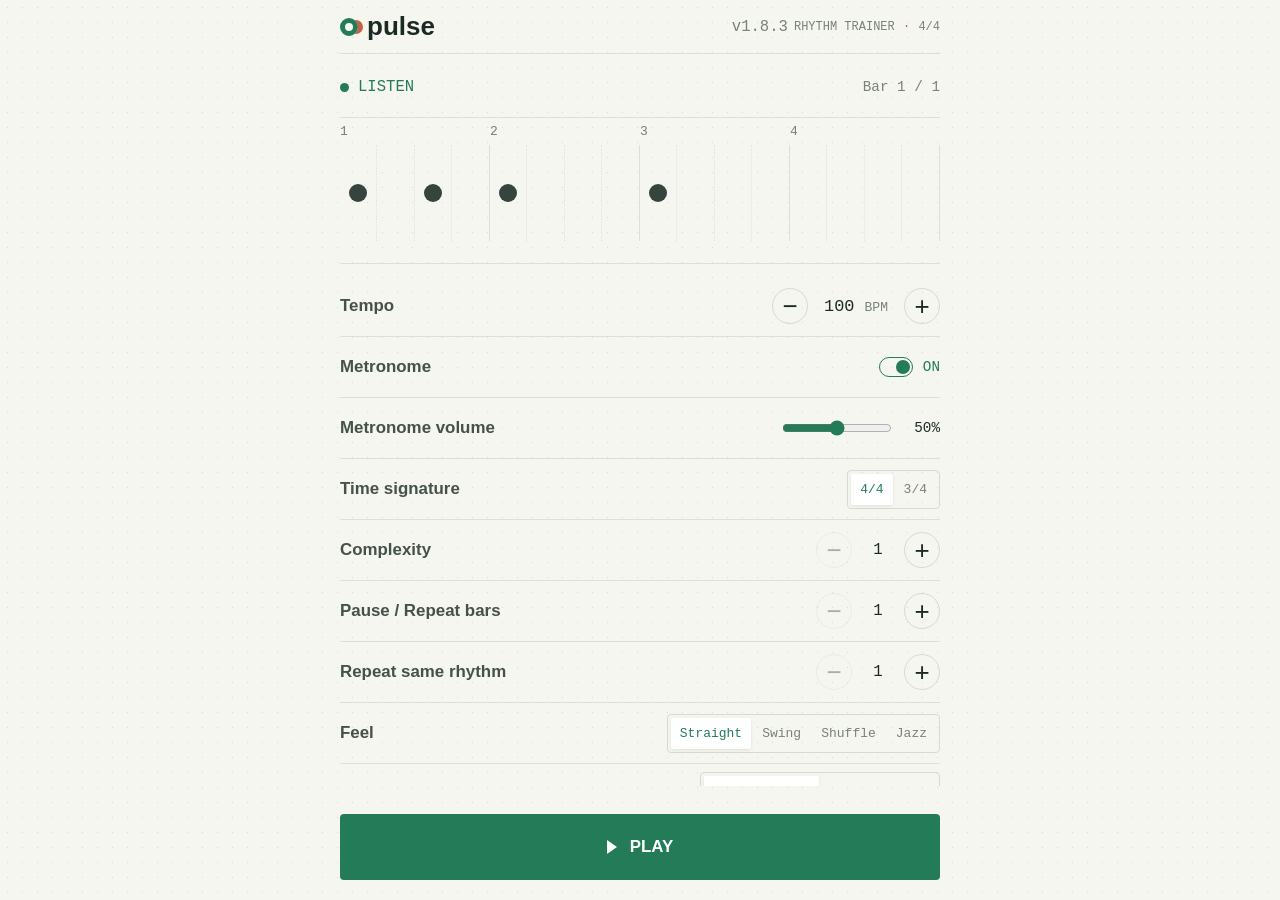
<file: index.html>
<!doctype html>
<html lang="en">
<head>
  <meta charset="utf-8">
  <meta name="viewport" content="width=device-width, initial-scale=1, viewport-fit=cover">
  <meta name="theme-color" content="#f5f6ef">
  <title>Pulse | Rhythm Trainer</title>
  <link rel="stylesheet" href="style.css">
  <script src="script.js" defer></script>
</head>
<body>
  <main class="app-shell">
    <header class="topline">
      <a class="wordmark" href="#" aria-label="Pulse Rhythm Trainer home"><span class="brand-mark" aria-hidden="true"></span>pulse</a>
      <div class="header-details">
        <span class="app-version" aria-label="Version 1.8.3">v1.8.3</span>
        <span class="meter-label">RHYTHM TRAINER <span>·</span> <output id="meter-value">4/4</output></span>
      </div>
    </header>

    <section class="practice" aria-label="Rhythm practice">
      <div class="phase-row">
        <div class="phase-indicator listen-phase" id="phase-indicator" aria-live="polite">
          <span class="phase-dot" aria-hidden="true"></span>
          <span class="phase-name" id="phase-name">LISTEN</span>
        </div>
        <span class="bar-position" id="bar-position">Bar 1 / 1</span>
      </div>

      <div class="timeline-wrap" id="timeline-wrap" aria-label="Rhythm timeline">
        <div class="grid-labels" id="grid-labels" aria-hidden="true"></div>
        <div class="timeline" id="timeline" role="img" aria-label="Generated rhythm"></div>
      </div>

      <div class="settings" aria-label="Practice settings">
        <div class="setting-row tempo-row">
          <span class="setting-label">Tempo</span>
          <div class="stepper tempo-stepper" role="group" aria-label="Tempo">
            <button type="button" data-control="tempo" data-delta="-5" aria-label="Decrease tempo by 5 BPM">−</button>
            <output id="tempo-value">100 <small>BPM</small></output>
            <button type="button" data-control="tempo" data-delta="5" aria-label="Increase tempo by 5 BPM">+</button>
          </div>
        </div>
        <div class="setting-row">
          <span class="setting-label">Metronome</span>
          <button class="toggle" id="metronome-toggle" type="button" aria-pressed="true"><span class="toggle-track" aria-hidden="true"><span></span></span><span id="metronome-value">ON</span></button>
        </div>
        <div class="setting-row">
          <label class="setting-label" for="metronome-volume">Metronome volume</label>
          <div class="volume-control">
            <input id="metronome-volume" type="range" min="0" max="100" step="1" value="50" aria-valuetext="50%">
            <output id="metronome-volume-value" for="metronome-volume">50%</output>
          </div>
        </div>
        <div class="setting-row">
          <span class="setting-label">Time signature</span>
          <div class="feel-control" role="group" aria-label="Time signature">
            <button type="button" data-meter="4" aria-pressed="true">4/4</button>
            <button type="button" data-meter="3" aria-pressed="false">3/4</button>
          </div>
        </div>
        <div class="setting-row">
          <span class="setting-label">Complexity</span>
          <div class="stepper" role="group" aria-label="Complexity">
            <button type="button" data-control="complexity" data-delta="-1" aria-label="Decrease complexity">−</button>
            <output id="complexity-value" for="complexity-minus complexity-plus">1</output>
            <button type="button" data-control="complexity" data-delta="1" aria-label="Increase complexity">+</button>
          </div>
        </div>
        <div class="setting-row">
          <span class="setting-label">Pause / Repeat bars</span>
          <div class="stepper" role="group" aria-label="Pause / Repeat bars">
            <button type="button" data-control="pauseBars" data-delta="-1" aria-label="Decrease repeat bars">−</button>
            <output id="pause-bars-value">1</output>
            <button type="button" data-control="pauseBars" data-delta="1" aria-label="Increase repeat bars">+</button>
          </div>
        </div>
        <div class="setting-row">
          <span class="setting-label">Repeat same rhythm</span>
          <div class="stepper" role="group" aria-label="Repeat same rhythm">
            <button type="button" data-control="repeatCount" data-delta="-1" aria-label="Decrease rhythm repeats">−</button>
            <output id="repeat-count-value">1</output>
            <button type="button" data-control="repeatCount" data-delta="1" aria-label="Increase rhythm repeats">+</button>
          </div>
        </div>
        <div class="setting-row">
          <span class="setting-label">Feel</span>
          <div class="feel-control" role="group" aria-label="Rhythm feel">
            <button type="button" data-feel="straight" aria-pressed="true">Straight</button>
            <button type="button" data-feel="swing" aria-pressed="false">Swing</button>
            <button type="button" data-feel="shuffle" aria-pressed="false">Shuffle</button>
            <button type="button" data-feel="jazz" aria-pressed="false">Jazz</button>
          </div>
        </div>
        <div class="setting-row">
          <span class="setting-label">Rhythm sound</span>
          <div class="feel-control sound-control" role="group" aria-label="Rhythm sound">
            <button type="button" data-sound="warm-knock" aria-pressed="true">Warm Knock</button>
            <button type="button" data-sound="low-pulse" aria-pressed="false">Low Pulse</button>
            <button type="button" data-sound="soft-tone" aria-pressed="false">Soft Tone</button>
            <button type="button" data-sound="original-click" aria-pressed="false">Original Click</button>
          </div>
        </div>
        <div class="setting-row">
          <span class="setting-label">Note length</span>
          <div class="feel-control" role="group" aria-label="Note length">
            <button type="button" data-note-length="short" aria-pressed="true">Short</button>
            <button type="button" data-note-length="sustained" aria-pressed="false">Sustained</button>
          </div>
        </div>
      </div>

      <button class="play-button" id="play-button" type="button" aria-label="Start rhythm training">
        <span class="play-icon" aria-hidden="true"></span>
        <span id="play-label">PLAY</span>
      </button>
    </section>
  </main>
</body>
</html>
</file>
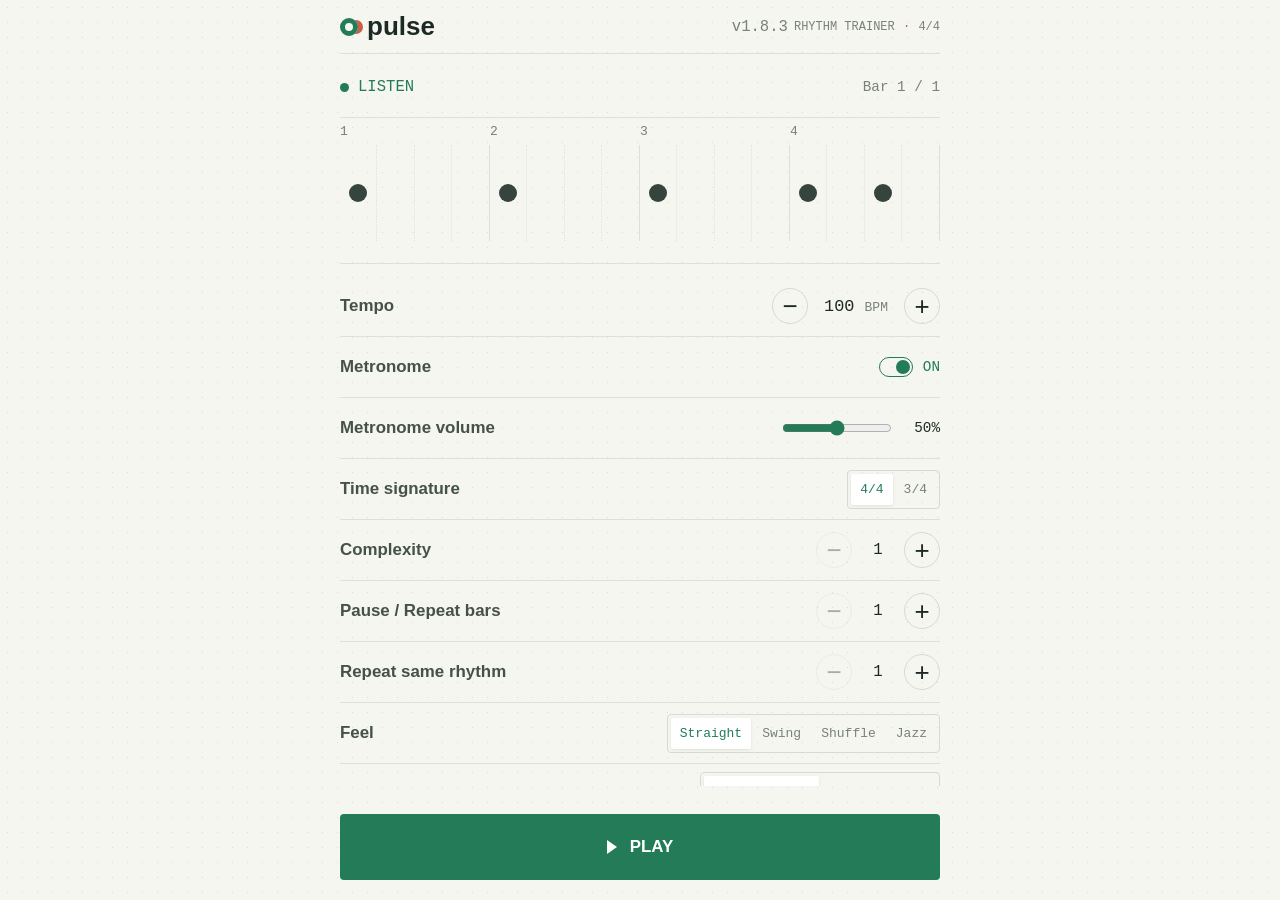
<file: htmlSite.html>
<!doctype html>
<html lang="en">
<head>
  <meta charset="utf-8">
  <meta name="viewport" content="width=device-width, initial-scale=1, viewport-fit=cover">
  <meta name="theme-color" content="#f5f6ef">
  <title>Pulse | Rhythm Trainer</title>
  <link rel="manifest" href="./manifest.webmanifest">
  <link rel="apple-touch-icon" href="./apple-touch-icon.png">
  <meta name="apple-mobile-web-app-capable" content="yes">
  <meta name="apple-mobile-web-app-status-bar-style" content="default">
  <style>
:root {
  color-scheme: light;
  --paper: #f5f6ef;
  --ink: #1d2925;
  --muted: #78817a;
  --line: #dce1d8;
  --green: #237b57;
  --green-soft: #e2eee5;
  --coral: #c85f48;
  --coral-soft: #f6e5df;
  --mono: 'SFMono-Regular', Consolas, 'Liberation Mono', monospace;
  --sans: 'Avenir Next', Avenir, 'Trebuchet MS', sans-serif;
}

* { box-sizing: border-box; }

html { min-width: 320px; background: var(--paper); }

body {
  height: 100vh;
  height: 100dvh;
  overflow: hidden;
  margin: 0;
  color: var(--ink);
  font-family: var(--sans);
  font-size: 20.8px;
  background-color: var(--paper);
  background-image: radial-gradient(#d7ddd2 0.7px, transparent 0.7px);
  background-size: 15px 15px;
  -webkit-tap-highlight-color: transparent;
  user-select: none;
  -webkit-user-select: none;
}

button { color: inherit; font: inherit; }
button:focus-visible, a:focus-visible { outline: 3px solid #438e6e; outline-offset: 3px; }

.app-shell {
  display: flex;
  flex-direction: column;
  width: min(100% - 48px, 600px);
  height: 100%;
  min-height: 0;
  padding-top: env(safe-area-inset-top, 0px);
  padding-bottom: env(safe-area-inset-bottom, 0px);
  margin: 0 auto;
}

.topline, footer {
  display: flex;
  align-items: center;
  justify-content: space-between;
}

.topline { flex-shrink: 0; gap: 8px; height: 54px; border-bottom: 1px solid var(--line); }

.wordmark {
  display: inline-flex;
  gap: 9px;
  align-items: center;
  color: var(--ink);
  font-size: 26px;
  font-weight: 800;
  letter-spacing: 0;
  text-decoration: none;
}

.brand-mark {
  width: 18px;
  height: 18px;
  border: 5px solid var(--green);
  border-radius: 50%;
  box-shadow: 7px 0 0 -2px var(--coral);
}

.header-details { display: flex; flex-wrap: wrap; gap: 0 6px; min-width: 0; align-items: center; justify-content: flex-end; white-space: nowrap; }
.app-version { color: var(--muted); font: 15.6px var(--mono); }

.meter-label, .footer-mark {
  color: var(--muted);
  font: 15.6px var(--mono);
  letter-spacing: 0;
}

.meter-label { font-size: 12px; }
.meter-label span { padding: 0 1px; color: var(--coral); }

.practice { display: flex; flex-direction: column; flex: 1; min-height: 0; padding: 24px 0 20px; }

.phase-row { display: flex; flex-shrink: 0; flex-wrap: wrap; gap: 4px 12px; align-items: center; justify-content: space-between; margin-bottom: 21px; }

.phase-indicator { display: inline-flex; gap: 9px; align-items: center; color: var(--green); }
.phase-indicator.your-turn { color: var(--coral); }
.phase-dot { width: 9px; height: 9px; border-radius: 50%; background: currentColor; }
.phase-name { font: 500 15.6px var(--mono); letter-spacing: 0; }
.bar-position { color: var(--muted); font: 14.3px var(--mono); }

.timeline-wrap {
  position: relative;
  flex-shrink: 0;
  padding-top: 27px;
  padding-bottom: 22px;
  border-top: 1px solid var(--line);
  border-bottom: 1px solid var(--line);
}

.grid-labels {
  position: absolute;
  inset: 6px 0 auto;
  display: grid;
  height: 17px;
  grid-template-columns: repeat(var(--step-count, 4), minmax(0, 1fr));
  color: #748078;
  font: 13px var(--mono);
  text-align: left;
}

.timeline { position: relative; display: grid; min-height: 96px; grid-template-columns: repeat(var(--beats-per-bar, 4), minmax(0, 1fr)); }
.beat-group { display: grid; grid-template-columns: repeat(4, minmax(0, 1fr)); border-right: 1px solid var(--line); }
.beat-group:last-child { border-right: 0; }
.subdivision {
  position: relative;
  display: grid;
  min-width: 0;
  place-items: center;
  border-right: 1px dotted #e1e4dc;
}
.subdivision:last-child { border-right: 0; }
.note-marker {
  display: none;
  z-index: 1;
  width: 18px;
  height: 18px;
  border-radius: 50%;
  background: #35443c;
}
.subdivision.is-hit .note-marker { display: block; }
.subdivision.is-sounding .note-marker {
  width: 26px;
  height: 26px;
  background: var(--green);
  box-shadow: 0 0 0 5px var(--green-soft), 0 0 15px #237b5740;
}
.playhead {
  position: absolute;
  z-index: 2;
  top: -5px;
  bottom: -7px;
  left: 0;
  width: 2px;
  background: var(--green);
  opacity: 0;
  pointer-events: none;
}
.your-turn-mode .playhead { background: var(--coral); }

.settings { flex: 1; min-height: 0; overflow-y: auto; overscroll-behavior-y: contain; padding: 12px 4px 0; margin: 0 -4px; }
.setting-row {
  display: flex;
  gap: 12px;
  min-height: 61px;
  padding: 8px 0;
  align-items: center;
  justify-content: space-between;
  border-bottom: 1px solid var(--line);
}
.setting-label { min-width: 0; color: #45514a; font-size: 16.9px; font-weight: 600; }

.volume-control { display: flex; flex-shrink: 0; gap: 8px; width: 158px; align-items: center; }
.volume-control input { width: 100%; min-width: 0; height: 44px; margin: 0; accent-color: var(--green); cursor: pointer; }
.volume-control input:focus-visible { outline: 3px solid #438e6e; outline-offset: 3px; }
.volume-control output { flex-shrink: 0; width: 40px; text-align: right; font: 14.3px var(--mono); }

.stepper { display: flex; flex-shrink: 0; align-items: center; gap: 13px; }
.stepper button {
  display: grid;
  width: 36px;
  height: 36px;
  padding: 0;
  place-items: center;
  border: 1px solid #d5dbd2;
  border-radius: 50%;
  background: transparent;
  cursor: pointer;
  font-size: 26px;
  line-height: 1;
  transition: background 120ms ease, border-color 120ms ease, transform 120ms ease;
  touch-action: manipulation;
}
.stepper button:hover:not(:disabled) { border-color: var(--green); background: white; }
.stepper button:active:not(:disabled) { transform: scale(.93); }
.stepper button:disabled { opacity: .35; cursor: default; }
.stepper output { min-width: 26px; color: var(--ink); text-align: center; font: 15.6px var(--mono); }
.tempo-stepper { gap: 11px; }
.tempo-stepper output { min-width: 74px; font-size: 16.9px; }
.tempo-stepper small { color: var(--muted); font: 13px var(--mono); }

.feel-control {
  display: inline-flex;
  flex-shrink: 0;
  gap: 2px;
  padding: 3px;
  border: 1px solid #d5dbd2;
  border-radius: 4px;
}
.feel-control button {
  min-height: 31px;
  padding: 0 9px;
  border: 0;
  border-radius: 2px;
  background: transparent;
  color: var(--muted);
  cursor: pointer;
  font: 13px var(--mono);
  touch-action: manipulation;
}
.feel-control button[aria-pressed="true"] { background: white; color: var(--green); box-shadow: 0 1px 3px #1d29251a; }

.sound-control { display: grid; width: 240px; max-width: 70%; grid-template-columns: repeat(2, minmax(0, 1fr)); }
.sound-control button { min-width: 0; min-height: 36px; white-space: normal; }

.toggle {
  display: inline-flex;
  gap: 10px;
  min-width: 78px;
  align-items: center;
  justify-content: flex-end;
  padding: 8px 0 8px 8px;
  border: 0;
  background: transparent;
  color: var(--green);
  cursor: pointer;
  font: 14.3px var(--mono);
  touch-action: manipulation;
}
.toggle[aria-pressed="false"] { color: var(--muted); }
.toggle-track { display: flex; width: 34px; height: 20px; align-items: center; padding: 2px; border: 1px solid currentColor; border-radius: 12px; }
.toggle-track span { width: 14px; height: 14px; border-radius: 50%; background: currentColor; transition: transform 150ms ease; }
.toggle[aria-pressed="true"] .toggle-track span { transform: translateX(14px); }

.play-button {
  display: flex;
  flex-shrink: 0;
  width: 100%;
  min-height: 66px;
  gap: 13px;
  align-items: center;
  justify-content: center;
  margin-top: 28px;
  border: 0;
  border-radius: 4px;
  background: var(--green);
  color: white;
  cursor: pointer;
  font-size: 16.9px;
  font-weight: 800;
  letter-spacing: 0;
  transition: background 150ms ease, transform 120ms ease;
  touch-action: manipulation;
}
.play-button:hover { background: #1c6849; }
.play-button:active { transform: scale(.99); }
.play-icon { width: 0; height: 0; border-top: 7px solid transparent; border-bottom: 7px solid transparent; border-left: 10px solid white; }
.play-button.is-playing { background: #263b32; }
.play-button.is-playing .play-icon { width: 10px; height: 14px; border: 0; border-right: 3px solid white; border-left: 3px solid white; }

.keyboard-hint { display: flex; flex-shrink: 0; flex-wrap: wrap; justify-content: center; gap: 5px; margin: 13px 0 0; color: var(--muted); font-size: 13px; }
.keyboard-hint > span { padding: 0 3px; color: #b0b6ad; }
kbd { padding: 1px 4px; border: 1px solid var(--line); border-radius: 3px; color: #59645d; font: 11.7px var(--mono); }

footer { flex-shrink: 0; min-height: 40px; border-top: 1px solid var(--line); color: var(--muted); font-size: 13px; }

@media (max-width: 520px) {
  .app-shell { width: min(100% - 24px, 440px); }
  .topline { height: 48px; }
  .practice { padding-top: 20px; }
  .setting-row { min-height: 59px; }
  .stepper { gap: 10px; }
  .stepper button { width: 40px; height: 40px; }
  .setting-label { font-size: 15.6px; }
  .feel-control button { padding: 0 7px; font-size: 11.7px; }
  .play-button { min-height: 70px; margin-top: 25px; }
}

@media (max-height: 600px) {
  .topline { height: 44px; }
  .practice { padding: 8px 0; }
  .phase-row { margin-bottom: 12px; }
  .timeline { min-height: 64px; }
  .timeline-wrap { padding-bottom: 12px; }
  .play-button { min-height: 52px; margin-top: 12px; }
  .practice > .keyboard-hint:not(#audio-status), footer { display: none; }
}

@media (prefers-reduced-motion: reduce) {
  *, *::before, *::after { scroll-behavior: auto !important; transition-duration: .01ms !important; }
}  </style>
</head>
<body>
  <main class="app-shell">
    <header class="topline">
      <a class="wordmark" href="#" aria-label="Pulse Rhythm Trainer home"><span class="brand-mark" aria-hidden="true"></span>pulse</a>
      <div class="header-details">
        <span class="app-version" aria-label="Version 1.8.3">v1.8.3</span>
        <span class="meter-label">RHYTHM TRAINER <span>·</span> <output id="meter-value">4/4</output></span>
      </div>
    </header>

    <section class="practice" aria-label="Rhythm practice">
      <div class="phase-row">
        <div class="phase-indicator listen-phase" id="phase-indicator" aria-live="polite">
          <span class="phase-dot" aria-hidden="true"></span>
          <span class="phase-name" id="phase-name">LISTEN</span>
        </div>
        <span class="bar-position" id="bar-position">Bar 1 / 1</span>
      </div>

      <div class="timeline-wrap" id="timeline-wrap" aria-label="Rhythm timeline">
        <div class="grid-labels" id="grid-labels" aria-hidden="true"></div>
        <div class="timeline" id="timeline" role="img" aria-label="Generated rhythm"></div>
      </div>

      <div class="settings" aria-label="Practice settings">
        <div class="setting-row tempo-row">
          <span class="setting-label">Tempo</span>
          <div class="stepper tempo-stepper" role="group" aria-label="Tempo">
            <button type="button" data-control="tempo" data-delta="-5" aria-label="Decrease tempo by 5 BPM">−</button>
            <output id="tempo-value">100 <small>BPM</small></output>
            <button type="button" data-control="tempo" data-delta="5" aria-label="Increase tempo by 5 BPM">+</button>
          </div>
        </div>
        <div class="setting-row">
          <span class="setting-label">Metronome</span>
          <button class="toggle" id="metronome-toggle" type="button" aria-pressed="true"><span class="toggle-track" aria-hidden="true"><span></span></span><span id="metronome-value">ON</span></button>
        </div>
        <div class="setting-row">
          <label class="setting-label" for="metronome-volume">Metronome volume</label>
          <div class="volume-control">
            <input id="metronome-volume" type="range" min="0" max="100" step="1" value="50" aria-valuetext="50%">
            <output id="metronome-volume-value" for="metronome-volume">50%</output>
          </div>
        </div>
        <div class="setting-row">
          <span class="setting-label">Time signature</span>
          <div class="feel-control" role="group" aria-label="Time signature">
            <button type="button" data-meter="4" aria-pressed="true">4/4</button>
            <button type="button" data-meter="3" aria-pressed="false">3/4</button>
          </div>
        </div>
        <div class="setting-row">
          <span class="setting-label">Complexity</span>
          <div class="stepper" role="group" aria-label="Complexity">
            <button type="button" data-control="complexity" data-delta="-1" aria-label="Decrease complexity">−</button>
            <output id="complexity-value" for="complexity-minus complexity-plus">1</output>
            <button type="button" data-control="complexity" data-delta="1" aria-label="Increase complexity">+</button>
          </div>
        </div>
        <div class="setting-row">
          <span class="setting-label">Pause / Repeat bars</span>
          <div class="stepper" role="group" aria-label="Pause / Repeat bars">
            <button type="button" data-control="pauseBars" data-delta="-1" aria-label="Decrease repeat bars">−</button>
            <output id="pause-bars-value">1</output>
            <button type="button" data-control="pauseBars" data-delta="1" aria-label="Increase repeat bars">+</button>
          </div>
        </div>
        <div class="setting-row">
          <span class="setting-label">Repeat same rhythm</span>
          <div class="stepper" role="group" aria-label="Repeat same rhythm">
            <button type="button" data-control="repeatCount" data-delta="-1" aria-label="Decrease rhythm repeats">−</button>
            <output id="repeat-count-value">1</output>
            <button type="button" data-control="repeatCount" data-delta="1" aria-label="Increase rhythm repeats">+</button>
          </div>
        </div>
        <div class="setting-row">
          <span class="setting-label">Feel</span>
          <div class="feel-control" role="group" aria-label="Rhythm feel">
            <button type="button" data-feel="straight" aria-pressed="true">Straight</button>
            <button type="button" data-feel="swing" aria-pressed="false">Swing</button>
            <button type="button" data-feel="shuffle" aria-pressed="false">Shuffle</button>
            <button type="button" data-feel="jazz" aria-pressed="false">Jazz</button>
          </div>
        </div>
        <div class="setting-row">
          <span class="setting-label">Rhythm sound</span>
          <div class="feel-control sound-control" role="group" aria-label="Rhythm sound">
            <button type="button" data-sound="warm-knock" aria-pressed="true">Warm Knock</button>
            <button type="button" data-sound="low-pulse" aria-pressed="false">Low Pulse</button>
            <button type="button" data-sound="soft-tone" aria-pressed="false">Soft Tone</button>
            <button type="button" data-sound="original-click" aria-pressed="false">Original Click</button>
          </div>
        </div>
        <div class="setting-row">
          <span class="setting-label">Note length</span>
          <div class="feel-control" role="group" aria-label="Note length">
            <button type="button" data-note-length="short" aria-pressed="true">Short</button>
            <button type="button" data-note-length="sustained" aria-pressed="false">Sustained</button>
          </div>
        </div>
      </div>

      <button class="play-button" id="play-button" type="button" aria-label="Start rhythm training">
        <span class="play-icon" aria-hidden="true"></span>
        <span id="play-label">PLAY</span>
      </button>
    </section>
  </main>
<script>
const state = {
  tempo: 100,
  beatsPerBar: 4,
  complexity: 1,
  feel: 'straight',
  rhythmSound: 'warm-knock',
  noteLength: 'short',
  pauseBars: 1,
  repeatCount: 1,
  metronome: true,
  metronomeVolume: 50,
  playing: false,
  rhythm: [],
};

const JAZZ_POSITION_ALPHABET = "0123456789ABCDEFGHIJKLMNOPQRSTUVWXYZabcdefghijklmnopqrstuvwxyz-_";
const JAZZ_PATTERN_BANK = {
  3: [
    "04BKO",
    "06AJ",
    "07BJOV",
    "07CJO",
    "08BKO",
    "08CKO",
    "08CO",
    "08COV",
    "0ACJN",
    "0BDLO",
    "0BJN",
    "0CJO",
    "0CJOV",
    "0CJOW",
    "0CKNU",
    "0CKO",
    "0CKOY",
    "0CLO",
    "0CN",
    "18CJOX",
    "19CO",
    "1CKO",
    "1DLP",
    "2DLO",
    "4BKO",
    "6AJM",
    "6BIN",
    "79C",
    "7AJL",
    "7AJLU",
    "7AJM",
    "7AJMU",
    "7AJO",
    "7BIN",
    "7BIO",
    "7BJN",
    "7BJO",
    "7BJOV",
    "7BJOW",
    "7BKO",
    "7BMVX",
    "7BO",
    "7BOW",
    "7CJMV",
    "7CJNV",
    "7CKO",
    "7CN",
    "7CO",
    "7COV",
    "8AJM",
    "8AJMY",
    "8AJO",
    "8BJV",
    "8BKO",
    "8CJOW",
    "8CKO",
    "8CLO",
    "8CO",
    "8COW",
    "9BI",
    "9BJM",
    "9CKO",
    "ACIN",
    "ACJLN",
    "ACJM",
    "ACJN",
    "ACJO",
    "ACKN",
    "AGKO",
    "AIM",
    "AJM",
    "AJN",
    "AJNY",
    "AJO",
    "AJOV",
    "AKO",
    "AM",
    "AN",
    "BDKO",
    "BDLNP",
    "BGOQW",
    "BIMY",
    "BIN",
    "BINV",
    "BJN",
    "BJNT",
    "BJNV",
    "BJO",
    "BJOU",
    "BKO",
    "BN",
    "BO",
    "CGJO",
    "CGKO",
    "CIN",
    "CJM",
    "CJMO",
    "CJN",
    "CJNP",
    "CJNV",
    "CJO",
    "CKMO",
    "CKN",
    "CKO",
    "CKOU",
    "CKOV",
    "CKOW",
    "CKOWY",
    "CKOY",
    "CKP",
    "CLO",
    "CN",
    "DKO",
    "FR",
    "KS",
    "NV"
  ],
  4: [
    "02DOa",
    "035CFHOUadf",
    "036CFLORUXa",
    "036CFLORgi",
    "03CJOQZh",
    "046",
    "048CGKOSWj",
    "04AHJOUag",
    "04Caj",
    "05ACHKMSXZe",
    "05BHNTag",
    "05CHKOTZf",
    "05HORTaf",
    "069CILO",
    "069CILOUXag",
    "06ACILO",
    "06ACIMOU",
    "06ACINPUYbh",
    "06ACIO",
    "06ACIP",
    "06ACIU",
    "06ADIO",
    "06ADJMO",
    "06BHLQVf",
    "06BINTZf",
    "06BINVah",
    "06BIOUZg",
    "06BJOUZg",
    "06BLUag",
    "06BMUag",
    "06CEHOZ",
    "06CHNTae",
    "06CILNTWZgi",
    "06CILOUZf",
    "06CIOTZk",
    "06CIOTa",
    "06CIOUXag",
    "06CIOUXagj",
    "06CIOUXagk",
    "06CIOUZ",
    "06CIOUagj",
    "06CIOUah",
    "06CIOVah",
    "06CIOZ",
    "06CJNPVah",
    "06CJOUah",
    "06HOTaf",
    "06IOUg",
    "06IOVg",
    "06JOVh",
    "06JPVh",
    "06LPe",
    "07BJMXZh",
    "07BMa",
    "07BNZh",
    "07BNb",
    "07Bah",
    "07CINUZg",
    "07CIOUag",
    "07CJNPUZh",
    "07CJNVZgk",
    "07CJO",
    "07CJOUag",
    "07CJOVah",
    "07CJOVahk",
    "07COj",
    "07IOVbh",
    "07IPVh",
    "07IUg",
    "07IVh",
    "07JPVh",
    "08BJOVai",
    "08CJNai",
    "08CKOSVah",
    "08CKOVah",
    "08CKOWa",
    "08CKOWai",
    "08CKOi",
    "08CKPZ",
    "08CKW",
    "08CNWa",
    "08CNX",
    "08COSZ",
    "08GOai",
    "08KOZi",
    "09FISYag",
    "09FISYagk",
    "09GISYah",
    "09GISYbg",
    "0ACIOah",
    "0ACJOag",
    "0ACKMOZ",
    "0ACKNXa",
    "0ACKOY",
    "0ACLOW",
    "0ACOa",
    "0ACPbj",
    "0ADKOYah",
    "0AGISXagk",
    "0AGJSXagk",
    "0AHMYfk",
    "0AL",
    "0AZ",
    "0BDJMOZj",
    "0BDJMPah",
    "0BDJOah",
    "0BDOagj",
    "0BJNZk",
    "0BJUa",
    "0BKO",
    "0BNPZ",
    "0BX",
    "0BZ",
    "0C",
    "0CFILj",
    "0CHMZgj",
    "0CHNag",
    "0CIMZf",
    "0CINYg",
    "0CIOa",
    "0CJLOai",
    "0CJMOahk",
    "0CJMPah",
    "0CJNUZ",
    "0CJNUZk",
    "0CJNWa",
    "0CJNX",
    "0CJNYai",
    "0CJNZh",
    "0CJNZi",
    "0CJOYh",
    "0CJOYi",
    "0CJOZg",
    "0CJOah",
    "0CJPai",
    "0CKMOWai",
    "0CKMOZi",
    "0CKMOai",
    "0CKNZgk",
    "0CKNZh",
    "0CKNZi",
    "0CKNai",
    "0CKNaik",
    "0CKNaj",
    "0CKO",
    "0CKOVa",
    "0CKOWai",
    "0CKOZf",
    "0CKOZh",
    "0CKOZhk",
    "0CKOZi",
    "0CKOZik",
    "0CKOa",
    "0CKOah",
    "0CKOai",
    "0CKOaik",
    "0CKOaj",
    "0CKPUah",
    "0CKPXag",
    "0CKPYh",
    "0CKPZbh",
    "0CKPZbi",
    "0CKPah",
    "0CKWi",
    "0CLOYagj",
    "0CLOZi",
    "0CLOa",
    "0CLOai",
    "0CLOaj",
    "0CLPai",
    "0CLPak",
    "0CLPbj",
    "0CLa",
    "0CLb",
    "0CMYj",
    "0CN",
    "0CNPah",
    "0CNY",
    "0CNZ",
    "0CNa",
    "0CNak",
    "0COXa",
    "0COZ",
    "0COa",
    "0COai",
    "0COaj",
    "0COe",
    "0CPaj",
    "0CZ",
    "0Ca",
    "0Cah",
    "0Ck",
    "0DIKNTZfi",
    "0DJOZg",
    "0DKOZ",
    "0DKOg",
    "0DLORacik",
    "0DLOai",
    "0DMPb",
    "0DMPbk",
    "0DPa",
    "0DPc",
    "0DPh",
    "0DUk",
    "0FVag",
    "0KO",
    "0N",
    "0O",
    "0Oa",
    "0d",
    "0k",
    "1479CILNUbd",
    "149FLSYag",
    "14AGLRXag",
    "14AGMRYag",
    "16ACIO",
    "16ACIUY",
    "16CIKNTfk",
    "16CIKOUY",
    "16CIOUZg",
    "16DIUg",
    "17ADIPU",
    "17AP",
    "17CJNPVZg",
    "17CJOVag",
    "17CJOVah",
    "17CJPVg",
    "17IPVh",
    "17JPVh",
    "17JVh",
    "18BKOVZg",
    "18BMY",
    "18CIOWa",
    "18CKOWZi",
    "18CLUd",
    "18CMRVZd",
    "18CNZ",
    "18COa",
    "18CWYh",
    "18DJOah",
    "18DKNVZgk",
    "19",
    "19CJLPbi",
    "19CKNai",
    "19COZ",
    "19DOai",
    "19GIRXag",
    "19JW",
    "19bd",
    "1ACKOah",
    "1ACLPXa",
    "1ADJLOXagj",
    "1AGISYag",
    "1AGISYbgk",
    "1AMYk",
    "1B",
    "1BDIMOZbh",
    "1BDJMOafk",
    "1BDJMOak",
    "1BDJNPZbhk",
    "1BDJOah",
    "1BDJPVah",
    "1BJO",
    "1BPZ",
    "1CELNQai",
    "1CIKOZgk",
    "1CJMPah",
    "1CJNPZbhk",
    "1CJNPah",
    "1CJNVZdh",
    "1CJNWZ",
    "1CJNai",
    "1CJOaf",
    "1CJPZbg",
    "1CJPai",
    "1CJRZ",
    "1CKNai",
    "1CKO",
    "1CKOVZdh",
    "1CKOWZ",
    "1CKOXZi",
    "1CKOZ",
    "1CKOZi",
    "1CKOa",
    "1CKOagi",
    "1CKOai",
    "1CLOai",
    "1CLOaj",
    "1CLPVaei",
    "1CLPY",
    "1CLPaj",
    "1CLPak",
    "1CLQY",
    "1CNPb",
    "1CNXj",
    "1COWa",
    "1COa",
    "1CPZ",
    "1DKOQbi",
    "1DKOai",
    "1DKOak",
    "1DKPWa",
    "1DKPaci",
    "1DLOa",
    "1DLOai",
    "1DPa",
    "1HX",
    "1JXah",
    "1a",
    "1ah",
    "248BEIKOQU",
    "258BHKNSUXf",
    "258HKNfi",
    "25BEHKNTWZf",
    "25BEHLNTfk",
    "25BEHNTWZfi",
    "25BEHOTadg",
    "25BHKMTZdf",
    "25BHKNTWagj",
    "25BHNQTZcf",
    "25CEHLOQTgj",
    "25CEHNQTadg",
    "25CEILOQTfi",
    "25CFHOQTadg",
    "25CFHORUg",
    "25CFILORUgi",
    "25CFILRUZc",
    "25NWZf",
    "25O",
    "26AFJNRVZdh",
    "26AGJORVZdh",
    "28COe",
    "29DPah",
    "2AHQYh",
    "2CJOag",
    "2DKOVa",
    "2DLP",
    "2IX",
    "358BEHKj",
    "358BENQTZei",
    "359BEILORi",
    "359FILORUgj",
    "35CEHNTYeik",
    "35CEHORTacf",
    "35CFILORUgj",
    "35CFILVYdgk",
    "35EYk",
    "368BEHKM",
    "368FKORUXad",
    "369BFILSUg",
    "369CFWZcj",
    "369HLNTf",
    "36BEHKj",
    "36C",
    "36CFIORUadg",
    "36CFIORUag",
    "37AINRZh",
    "37BFJNRVYd",
    "37BFJNRVZ",
    "37BFKOSaei",
    "37CGJORVaei",
    "38CGJOWadh",
    "38CGPWa",
    "38FJNSVYdgk",
    "38Weg",
    "39BILORUgj",
    "39EHKNRUgj",
    "3BFNi",
    "3BKOSai",
    "3BNPWa",
    "3CKOah",
    "3COWa",
    "3Fk",
    "3Oa",
    "3PTW",
    "46BHOSUafj",
    "47AGKNSWZf",
    "48AGJMSVYek",
    "48AGKMSVYei",
    "48BGKNSWZei",
    "48BHKNQTZcf",
    "48BHKNTWZfi",
    "49BGKMSWYfj",
    "49CFIWad",
    "4AGLSYek",
    "4AGMSY",
    "4AGMSYaej",
    "4AGMSYdk",
    "4AGMSZf",
    "4AHKSe",
    "4AHf",
    "4BGMQSZcf",
    "4BGMSYfj",
    "4BHKNTWZfi",
    "4BHNTXagj",
    "4BHTYaf",
    "4BINUZgk",
    "4CHLTXZf",
    "4CILNTcfk",
    "4CZ",
    "4EHQTZfi",
    "4GMSYe",
    "4GRbd",
    "4HOTXaf",
    "58AHKNTWYei",
    "58AHKNTWZfi",
    "58BEHNRTWZf",
    "58BFHORUXaf",
    "58BGKNSWZei",
    "58BGKNSWZfi",
    "58BGe",
    "58BHKMQTYcf",
    "58BHKNTWYfi",
    "58BHKNTWZf",
    "58BHKNTWZfi",
    "58BHKNTXZf",
    "58BHKNTXZfi",
    "58BHKOUXafj",
    "58BHLNTXZf",
    "58BHLNTZfj",
    "58BHLOTWZfi",
    "58BHLOUXagj",
    "58BHNTWZf",
    "58BHNTZcf",
    "58BHQTZf",
    "58BHQVXbk",
    "58CHKNSWZf",
    "58CHKNTXagj",
    "58CHLOTWZf",
    "58CHLOTWZfi",
    "58CHN",
    "58CHNRTWZf",
    "59BFHORUXag",
    "59BGKOTWZgi",
    "59BHKNTWZfk",
    "59BHKNTXagj",
    "59BHLOTXafj",
    "59BHNSe",
    "59BHNTWZf",
    "59Bfi",
    "59CFNSXZcf",
    "59CHKNTWZfi",
    "59CHKNTWZfj",
    "59CHKOTWZfi",
    "59CHLNTXafj",
    "59CHLOTWZfi",
    "59CHLOTWagj",
    "59CHLOTXZej",
    "59CHLOTXZfj",
    "59CHLOTXZgj",
    "59CHLOTXafj",
    "59CHLOUXagk",
    "59CILOTWZgi",
    "59CILOTXafi",
    "59CILOUXagj",
    "59CIOTf",
    "5AGKMTYeik",
    "5AGKMTZfik",
    "5AH",
    "5AHKMTZfj",
    "5AHKNTWafi",
    "5AHLNTZfi",
    "5AHNTag",
    "5AHNUYb",
    "5AHTZg",
    "5AHZ",
    "5AITZg",
    "5AIUZg",
    "5AMUag",
    "5BDNZ",
    "5BEHMSWYf",
    "5BEHOc",
    "5BGKNTZc",
    "5BHKNSYeik",
    "5BHKNTWZcfk",
    "5BHKNTZfi",
    "5BHKOTXafi",
    "5BHKOTXafj",
    "5BHLNTZfj",
    "5BHLOTWZf",
    "5BHMSe",
    "5BHNTWZcfh",
    "5BHNTZf",
    "5BHNTZfik",
    "5BHNTZfj",
    "5BHNTZg",
    "5BHNTZgj",
    "5BHNUZg",
    "5BHOTZfj",
    "5BHOUZ",
    "5BHOa",
    "5BHTZf",
    "5BHY",
    "5BILOTagj",
    "5BINTZf",
    "5BIOUXag",
    "5BITY",
    "5BITYg",
    "5BIUZf",
    "5BIUZg",
    "5BIZk",
    "5BNa",
    "5BQSY",
    "5CHKMSYfik",
    "5CHKNTZfi",
    "5CHKOTXagj",
    "5CHNTZf",
    "5CHOTWZf",
    "5CHOZ",
    "5CILOTZg",
    "5CIOTXagj",
    "5CIOUXak",
    "5CIOUag",
    "5CNZ",
    "5CNZk",
    "5COa",
    "5DGQTYek",
    "5DHNb",
    "5EHNTZf",
    "5GMSYf",
    "5GSYe",
    "5GSfj",
    "5HKNTXaf",
    "5HNUYj",
    "5HOTXag",
    "5HT",
    "5HTZf",
    "5HTZfj",
    "5HTg",
    "5HUZg",
    "5INSZf",
    "5INTWZf",
    "5INTZf",
    "5INUZf",
    "5INUagk",
    "5IOUY",
    "5ITYaf",
    "5ITZg",
    "5IUg",
    "5Pk",
    "5TYfi",
    "5Zg",
    "5c",
    "68BH",
    "68BIUaf",
    "68CILOTWZfj",
    "69CHKNQTZcf",
    "69CHLOTWafi",
    "69CHLOTWagj",
    "69CHLOTXZd",
    "69CHLOTXafj",
    "69CILNTXZfi",
    "69CILOTXafj",
    "69CILOUXagj",
    "69CILOUYagj",
    "69CIOUZf",
    "69HORUWagj",
    "69Ja",
    "6ACIMOU",
    "6ACINPVagj",
    "6ACIP",
    "6ACJMOVYagk",
    "6AH",
    "6AHMQUYdgk",
    "6AHTfk",
    "6AIMUZ",
    "6AJNah",
    "6AMTYek",
    "6AMVZh",
    "6BDOg",
    "6BFJORXZi",
    "6BHLNTYfj",
    "6BHMTYf",
    "6BHOTf",
    "6BHOUWagj",
    "6BHTck",
    "6BIMTYf",
    "6BINPUZg",
    "6BINTZf",
    "6BINTZg",
    "6BINUag",
    "6BINUah",
    "6BINVZh",
    "6BIOTZg",
    "6BIOUXa",
    "6BIOUYf",
    "6BIOUZ",
    "6BIOUZf",
    "6BIOUZg",
    "6BIOUZh",
    "6BIOUZk",
    "6BIPUZ",
    "6BIPUag",
    "6BITZg",
    "6BIUZ",
    "6BIUZg",
    "6BIUZh",
    "6BIa",
    "6BJNZi",
    "6BJOah",
    "6BJUZg",
    "6BLNYg",
    "6BMRYej",
    "6BNYahk",
    "6BNYaj",
    "6BOVh",
    "6BVZg",
    "6CFIKNTXZdf",
    "6CHJ",
    "6CHLORUadg",
    "6CHLOYcfk",
    "6CHOTXagj",
    "6CHOTaf",
    "6CIKOTWagj",
    "6CILNSYfi",
    "6CILOUZfi",
    "6CILOUafi",
    "6CIMTYc",
    "6CINTag",
    "6CINUZg",
    "6CINZ",
    "6CIOTWZfi",
    "6CIOTXagj",
    "6CIOUXagj",
    "6CIOUYg",
    "6CIOUZ",
    "6CIOUZf",
    "6CIOUZg",
    "6CIOUag",
    "6CIOUg",
    "6CIOVah",
    "6CIOYag",
    "6CIPUa",
    "6CIPUag",
    "6CIUZg",
    "6CIUaf",
    "6CIUag",
    "6CJNPVag",
    "6CJNVagk",
    "6CJNVah",
    "6CJNa",
    "6CJOVah",
    "6CMOZfk",
    "6COa",
    "6COaj",
    "6DOa",
    "6FHLOUf",
    "6FOag",
    "6GUah",
    "6I",
    "6ILOUe",
    "6INk",
    "6ITf",
    "6ITg",
    "6IUZg",
    "6IUf",
    "6JNWa",
    "6JPVh",
    "6JVh",
    "6Oa",
    "6Q",
    "6TWZcf",
    "6Uf",
    "6Ug",
    "6V",
    "6Z",
    "6Zh",
    "79BILY",
    "7ACFJNWaeh",
    "7AJMZ",
    "7ANZ",
    "7AVZh",
    "7BEJNVZdh",
    "7BFLVag",
    "7BIUZg",
    "7BJMah",
    "7BJNUZ",
    "7BJNVZ",
    "7BJNWah",
    "7BJNYh",
    "7BJNZ",
    "7BJNZg",
    "7BJOVah",
    "7BJV",
    "7BMYi",
    "7BMZ",
    "7BNTZj",
    "7BNVZg",
    "7BNZ",
    "7BNZh",
    "7BNai",
    "7BOUZg",
    "7BYg",
    "7Bai",
    "7C",
    "7CFJOXZi",
    "7CIUZ",
    "7CIUa",
    "7CJNVa",
    "7CJNVah",
    "7CJNZg",
    "7CJOUag",
    "7CKOWb",
    "7CKOah",
    "7COVZi",
    "7COVg",
    "7COa",
    "7FJOVZdh",
    "7GNacj",
    "7Gi",
    "7JPVg",
    "7MUY",
    "7S",
    "7U",
    "7V",
    "7W",
    "7We",
    "7X",
    "7Xai",
    "7h",
    "8AGMZ",
    "8BINXZh",
    "8BIV",
    "8BJNVa",
    "8BJNai",
    "8BLNXaj",
    "8BNWZg",
    "8BWZ",
    "8BZj",
    "8CGKORVa",
    "8CGLPTXbf",
    "8CKOVZ",
    "8CKOah",
    "8CNZ",
    "8COVah",
    "8COXaj",
    "8COZ",
    "8COai",
    "8COaj",
    "8DJUa",
    "8DKW",
    "8HPai",
    "8JT",
    "8LVk",
    "8Lh",
    "8Paj",
    "8Sg",
    "8T",
    "8U",
    "8V",
    "8W",
    "8X",
    "8h",
    "9BHLX",
    "9BILNYah",
    "9BIMXZh",
    "9BINYh",
    "9BJNV",
    "9BJNVZh",
    "9BJNWZh",
    "9BJNZi",
    "9BJOaj",
    "9BKNYai",
    "9BKNai",
    "9BKOXZ",
    "9BNY",
    "9BNZ",
    "9Ba",
    "9CITk",
    "9CJNVZi",
    "9CJNVai",
    "9CJV",
    "9CKNWZi",
    "9CKOVZi",
    "9CKOWZ",
    "9CNXZ",
    "9COYai",
    "9DPai",
    "9INXg",
    "9IXZgk",
    "9JNV",
    "9JNYh",
    "9JOYah",
    "9KYk",
    "9LW",
    "9LYfk",
    "9Mj",
    "9T",
    "9U",
    "9Ug",
    "9V",
    "9VZ",
    "9Vh",
    "9W",
    "9X",
    "9Y",
    "9Ya",
    "9Zh",
    "9ah",
    "9g",
    "ACILNZf",
    "ACIN",
    "ACJMOZi",
    "ACJMT",
    "ACJN",
    "ACJNVZ",
    "ACJNW",
    "ACJNYh",
    "ACKNX",
    "ACKNYah",
    "ACKNa",
    "ACKNaj",
    "ACKOVah",
    "ACKOXai",
    "ACKOYai",
    "ACKOa",
    "ACLOWh",
    "ACLYk",
    "ACNYa",
    "ACNYai",
    "ACOYa",
    "ADLPYbj",
    "AGMXgi",
    "AHLNYi",
    "AHMTa",
    "AHMYak",
    "AHMZfk",
    "AHXZg",
    "AIMYf",
    "AIMZ",
    "AIMZgk",
    "AIMZh",
    "AIMagk",
    "AINPYgk",
    "AINTZ",
    "AINVZ",
    "AINYi",
    "AINYk",
    "AINZi",
    "AJMYg",
    "AJMZh",
    "AJN",
    "AJNUZ",
    "AJNUZdh",
    "AJNXZ",
    "AJNXZi",
    "AJNYa",
    "AJNYai",
    "AJNYg",
    "AJNYgk",
    "AJNYh",
    "AJNYi",
    "AJNa",
    "AJNah",
    "AJNai",
    "AJNaj",
    "AJOYh",
    "AJPYaj",
    "AKNXZ",
    "AKNYai",
    "AKNZ",
    "AKNZi",
    "AKOWZ",
    "AKOai",
    "AKXi",
    "AKZk",
    "AKa",
    "ALNTYk",
    "ALNYk",
    "ALNafj",
    "ALX",
    "ALXk",
    "AM",
    "AMTYk",
    "AMUZg",
    "AMXZ",
    "AMXj",
    "AMY",
    "AMYhk",
    "AMYj",
    "AMYk",
    "AMZ",
    "AMZh",
    "AMZj",
    "AMZk",
    "ANWa",
    "ANY",
    "ANYa",
    "ANYh",
    "ANZ",
    "ANZh",
    "ANaj",
    "AO",
    "AOYfk",
    "AR",
    "ATZ",
    "AU",
    "AUah",
    "AUk",
    "AV",
    "AW",
    "AX",
    "AY",
    "AZ",
    "Aah",
    "BDJN",
    "BDKNWZh",
    "BDKOai",
    "BDKOi",
    "BDLOZbj",
    "BDLOaj",
    "BDPaj",
    "BDa",
    "BFJNZi",
    "BGJMZei",
    "BGNZ",
    "BGOa",
    "BHLNYi",
    "BHM",
    "BHMYfk",
    "BHOZe",
    "BIMOYgk",
    "BIMOYhk",
    "BIMOag",
    "BIMY",
    "BIMZk",
    "BINUZgk",
    "BINVdh",
    "BINYak",
    "BINYg",
    "BINZg",
    "BINZi",
    "BINa",
    "BINi",
    "BJLOah",
    "BJMYai",
    "BJMYh",
    "BJMYk",
    "BJNVYk",
    "BJNVZh",
    "BJNVa",
    "BJNVah",
    "BJNXZgk",
    "BJNYah",
    "BJNYgk",
    "BJNYh",
    "BJNZ",
    "BJNZg",
    "BJNZhj",
    "BJNZhk",
    "BJNZi",
    "BJNZk",
    "BJNa",
    "BJNah",
    "BJNai",
    "BJORUZh",
    "BJOVZi",
    "BJOYi",
    "BJOZh",
    "BJOZi",
    "BJOZik",
    "BJOa",
    "BJOah",
    "BJOai",
    "BJSVai",
    "BJUYg",
    "BJa",
    "BK",
    "BKMOZi",
    "BKMZj",
    "BKMai",
    "BKMaj",
    "BKNX",
    "BKNZh",
    "BKNZi",
    "BKNah",
    "BKNai",
    "BKO",
    "BKOVZh",
    "BKOWai",
    "BKOYa",
    "BKOZ",
    "BKOZg",
    "BKOZh",
    "BKOa",
    "BKOah",
    "BKOai",
    "BKOaik",
    "BKOaj",
    "BKOi",
    "BKSa",
    "BKVZi",
    "BKai",
    "BKaj",
    "BLNYk",
    "BLO",
    "BLOZj",
    "BLOZk",
    "BLOai",
    "BLOaj",
    "BLZ",
    "BMOZg",
    "BMY",
    "BMYk",
    "BMZ",
    "BMZik",
    "BMa",
    "BNUY",
    "BNVYhk",
    "BNVag",
    "BNWZ",
    "BNXk",
    "BNY",
    "BNYagk",
    "BNYj",
    "BNZ",
    "BNZhk",
    "BNa",
    "BNaj",
    "BOZh",
    "BOZi",
    "BOa",
    "BOe",
    "BPUah",
    "BPa",
    "BTZ",
    "BU",
    "BW",
    "BWa",
    "BWg",
    "BX",
    "BXk",
    "BY",
    "BYk",
    "BZ",
    "BZh",
    "BZj",
    "BZk",
    "Ba",
    "CGKNYehk",
    "CGKOa",
    "CGMZ",
    "CHKNYgk",
    "CHKOai",
    "CHKOaj",
    "CHNag",
    "CIKOZh",
    "CINYfk",
    "CINZh",
    "CIOag",
    "CIOagk",
    "CIOah",
    "CJMOa",
    "CJMOahk",
    "CJMY",
    "CJNUZdh",
    "CJNVZdi",
    "CJNVadi",
    "CJNVdh",
    "CJNVh",
    "CJNW",
    "CJNWa",
    "CJNYh",
    "CJNZ",
    "CJNZg",
    "CJNZh",
    "CJNZi",
    "CJNZk",
    "CJNa",
    "CJNah",
    "CJNg",
    "CJNi",
    "CJO",
    "CJOWZ",
    "CJOWai",
    "CJOXai",
    "CJOYgk",
    "CJOYh",
    "CJOYhk",
    "CJOZbhk",
    "CJOZg",
    "CJOZh",
    "CJOa",
    "CJOag",
    "CJOah",
    "CJOai",
    "CJOak",
    "CJOg",
    "CJOhk",
    "CJOi",
    "CK",
    "CKMOWai",
    "CKMOZk",
    "CKMOa",
    "CKMZhk",
    "CKMa",
    "CKMaj",
    "CKNPYgk",
    "CKNUZh",
    "CKNV",
    "CKNYh",
    "CKNYi",
    "CKNZh",
    "CKNZi",
    "CKNZj",
    "CKNa",
    "CKNagi",
    "CKNai",
    "CKNaj",
    "CKO",
    "CKORai",
    "CKOVYk",
    "CKOVai",
    "CKOVdh",
    "CKOW",
    "CKOWZhk",
    "CKOWa",
    "CKOWai",
    "CKOWh",
    "CKOX",
    "CKOXa",
    "CKOXah",
    "CKOY",
    "CKOYa",
    "CKOYai",
    "CKOZ",
    "CKOZcf",
    "CKOZh",
    "CKOZi",
    "CKOZik",
    "CKOZj",
    "CKOa",
    "CKOah",
    "CKOai",
    "CKOaik",
    "CKOaj",
    "CKOb",
    "CKOi",
    "CKP",
    "CKPWafi",
    "CKVY",
    "CKYh",
    "CKZi",
    "CKai",
    "CLNPai",
    "CLNai",
    "CLNaj",
    "CLNak",
    "CLO",
    "CLOTYi",
    "CLOWi",
    "CLOXaik",
    "CLOYai",
    "CLOZ",
    "CLOZbi",
    "CLOZi",
    "CLOZj",
    "CLOa",
    "CLOafj",
    "CLOai",
    "CLOaik",
    "CLOaj",
    "CLPUaj",
    "CLPai",
    "CLPaj",
    "CLPbj",
    "CLZi",
    "CLai",
    "CLb",
    "CLbj",
    "CMOa",
    "CMOaj",
    "CMOak",
    "CMPak",
    "CMVZh",
    "CMYahk",
    "CMZi",
    "CN",
    "CNVZ",
    "CNVa",
    "CNXZ",
    "CNY",
    "CNYf",
    "CNYk",
    "CNZ",
    "CNZi",
    "CNa",
    "CNai",
    "CNaj",
    "COQVa",
    "COTZ",
    "COTZf",
    "COVa",
    "COWa",
    "COWai",
    "COXa",
    "COYa",
    "COZ",
    "COZh",
    "COa",
    "COaf",
    "COah",
    "COai",
    "COaj",
    "COak",
    "COb",
    "CT",
    "CU",
    "CUZg",
    "CUa",
    "CX",
    "CY",
    "CZ",
    "Ca",
    "Cb",
    "Cej",
    "DKOa",
    "DLOaj",
    "DLOk",
    "DMOaj",
    "Da",
    "Db",
    "Dc",
    "FLOU",
    "GI",
    "HNUZek",
    "HQZ",
    "HRUZc",
    "HTf",
    "ITe",
    "IUZ",
    "IXj",
    "IZ",
    "JOZgk",
    "JOa",
    "JOahk",
    "Jk",
    "KMQT",
    "KOa",
    "KOah",
    "KOg",
    "KPVagk",
    "KPWi",
    "KV",
    "MW",
    "MY",
    "Mk",
    "NY",
    "Nk",
    "Pa",
    "VYbg",
    "Vh",
    "Xck",
    "Yai",
    "ah"
  ],
};

const rhythmGenerator = {
  lastJazzPattern: { 3: null, 4: null },

  generate(level, feel, beatsPerBar = state.beatsPerBar) {
    if (feel === 'jazz') {
      const densityBands = beatsPerBar === 3 ? [[2,3],[3,4],[4,4],[4,5],[5,6]] : [[4,6],[5,7],[6,8],[7,10],[9,11]];
      const [minimum, maximum] = densityBands[level - 1] ?? densityBands[0];
      const pool = JAZZ_PATTERN_BANK[beatsPerBar] ?? [];
      const candidates = pool.filter((pattern) => pattern.length >= minimum && pattern.length <= maximum);
      const fresh = candidates.filter((pattern) => pattern !== this.lastJazzPattern[beatsPerBar]);
      const choices = fresh.length ? fresh : candidates;
      const encodedPattern = choices[Math.floor(Math.random() * choices.length)];
      this.lastJazzPattern[beatsPerBar] = encodedPattern;
      const positions = Array.from(encodedPattern, (code) => JAZZ_POSITION_ALPHABET.indexOf(code) / 12);
      return positions.map((position, index) => {
        const nextPosition = positions[index + 1] ?? beatsPerBar;
        return {
          position,
          duration: Math.min(1, nextPosition - position),
          scheduledAudioTime: null,
          soundDuration: 0,
        };
      });
    }

    const hits = new Array(beatsPerBar * 4).fill(false);
    const chance = (value) => Math.random() < value;

    if (level === 1) {
      for (let beat = 0; beat < beatsPerBar; beat += 1) hits[beat * 4] = chance(0.7);
      if (hits.filter(Boolean).length < 2) {
        hits[0] = true;
        hits[8] = true;
      }
    } else {
      const downbeatChance = level === 2 ? 0.72 : level === 3 ? 0.66 : 0.62;
      const eighthChance = level === 2 ? 0.22 : level === 3 ? 0.38 : level === 4 ? 0.31 : 0.4;
      const sixteenthChance = level === 4 ? 0.13 : level === 5 ? 0.2 : 0;

      for (let beat = 0; beat < beatsPerBar; beat += 1) {
        const base = beat * 4;
        hits[base] = chance(downbeatChance);
        hits[base + 2] = chance(eighthChance);
        if (sixteenthChance) {
          hits[base + 1] = chance(sixteenthChance);
          hits[base + 3] = chance(sixteenthChance);
        }
      }

      if (level >= 3 && !hits.some((hit, index) => hit && index % 4 !== 0)) {
        hits[level === 3 ? 6 : 5] = true;
      }
      if (hits.filter(Boolean).length < 2) {
        hits[0] = true;
        hits[8] = true;
      }
      if (level === 5 && hits.filter(Boolean).length > 11) {
        const onsets = hits.map((hit, index) => hit ? index : -1).filter((index) => index >= 0);
        for (const index of onsets.slice(10)) hits[index] = false;
      }
    }

    const offbeatPositions = Array.from({ length: beatsPerBar }, (_, beat) => beat * 4 + 2);
    if (!offbeatPositions.some((position) => hits[position])) {
      if (level === 5 && hits.filter(Boolean).length >= 11) {
        const removable = hits.findIndex((hit, index) => hit && index % 4 !== 0);
        if (removable >= 0) hits[removable] = false;
      }
      const position = offbeatPositions[Math.floor(Math.random() * offbeatPositions.length)];
      hits[position] = true;
    }

    const swingRatio = feel === 'swing' ? 0.6 : feel === 'shuffle' ? 2 / 3 : null;
    const positions = hits.flatMap((hit, subdivision) => {
      if (!hit) return [];
      const beat = Math.floor(subdivision / 4);
      const part = subdivision % 4;
      return [part === 2 && swingRatio !== null ? beat + swingRatio : subdivision / 4];
    });
    return positions.map((position, index) => {
      const nextPosition = positions[index + 1] ?? beatsPerBar;
      return {
        position,
        duration: Math.min(1, nextPosition - position),
        scheduledAudioTime: null,
        soundDuration: 0,
      };
    });
  },
};

const audioEngine = {
  context: null,
  unlocked: false,
  activeSources: new Set(),
  rhythmSounds: {
    'warm-knock': { frequency: 220, volume: 0.18, type: 'triangle' },
    'low-pulse': { frequency: 110, volume: 0.22, type: 'sine' },
    'soft-tone': { frequency: 330, volume: 0.16, type: 'sine' },
    'original-click': { frequency: 620, volume: 0.13, type: 'triangle' },
  },

  diagnose(action, error) {
    console.info('[Pulse audio]', {
      action,
      browser: navigator.userAgent,
      contextState: this.context?.state ?? 'not-created',
      sessionType: navigator.audioSession?.type ?? 'unsupported',
      unlocked: this.unlocked,
      schedulerActive: scheduler.intervalId !== null,
      playing: state.playing,
      error,
    });
  },

  async resume() {
    if (navigator.audioSession) {
      try { navigator.audioSession.type = 'playback'; } catch (error) { this.diagnose('audio-session-unavailable', error); }
    }
    if (this.context?.state === 'closed') {
      this.context = null;
      this.unlocked = false;
    }
    if (!this.context) {
      const AudioContextClass = window.AudioContext || window.webkitAudioContext;
      if (!AudioContextClass) throw new Error('Web Audio is not supported in this browser.');
      this.context = new AudioContextClass();
      this.context.addEventListener('statechange', () => {
        this.diagnose('context-statechange');
        if (this.context.state !== 'running' && state.playing) {
          controls.stopPlayback('Audio paused. Tap PLAY to continue.');
        }
      });
    }
    const context = this.context;
    this.diagnose('resume-requested');
    const resumeResult = context.resume();
    if (!this.unlocked || context.state !== 'running') {
      const source = context.createBufferSource();
      source.buffer = context.createBuffer(1, 1, context.sampleRate);
      source.connect(context.destination);
      source.addEventListener('ended', () => source.disconnect(), { once: true });
      source.start(0);
    }
    await resumeResult;
    if (context.state !== 'running') throw new Error('AudioContext could not be resumed.');
    this.unlocked = true;
    this.diagnose('resume-succeeded');
    return context;
  },

  tone(time, frequency, volume, type, duration, sustained = false) {
    const context = this.context;
    const oscillator = context.createOscillator();
    const gain = context.createGain();
    oscillator.type = type;
    oscillator.frequency.setValueAtTime(frequency, time);
    gain.gain.setValueAtTime(0.0001, time);
    gain.gain.exponentialRampToValueAtTime(volume, time + 0.004);
    if (sustained) gain.gain.setValueAtTime(volume, time + duration - Math.min(0.04, duration * 0.2));
    gain.gain.exponentialRampToValueAtTime(0.0001, time + duration);
    oscillator.connect(gain);
    gain.connect(context.destination);
    oscillator.addEventListener('ended', () => {
      this.activeSources.delete(oscillator);
      oscillator.disconnect();
      gain.disconnect();
    }, { once: true });
    this.activeSources.add(oscillator);
    oscillator.start(time);
    oscillator.stop(time + duration);
  },

  click(time, accented) {
    if (state.metronomeVolume === 0) return;
    const decibels = (state.metronomeVolume - 50) * (state.metronomeVolume <= 50 ? 0.8 : 0.36);
    const volume = (accented ? 0.035 : 0.021) * Math.pow(10, decibels / 20);
    this.tone(time, accented ? 1250 : 930, volume, 'sine', 0.045);
  },

  hit(time, duration) {
    const sound = this.rhythmSounds[state.rhythmSound] ?? this.rhythmSounds['warm-knock'];
    this.tone(time, sound.frequency, sound.volume, sound.type, duration, state.noteLength === 'sustained');
  },

  stopAll() {
    for (const source of this.activeSources) {
      try { source.stop(); } catch { /* The source may already have ended. */ }
    }
    this.activeSources.clear();
  },
};

const scheduler = {
  intervalId: null,
  nextBeatTime: 0,
  segment: null,
  segments: [],
  lookahead: 0.12,

  start(startTime) {
    this.stop();
    this.segments = [];
    this.segment = null;
    this.nextBeatTime = startTime;
    this.startBar(startTime, 'countin', 1, 1, state.rhythm, 1, state.repeatCount, state.pauseBars);
    this.intervalId = window.setInterval(() => this.tick(), 25);
    this.tick();
  },

  stop() {
    if (this.intervalId !== null) window.clearInterval(this.intervalId);
    this.intervalId = null;
    this.segment = null;
    this.segments = [];
  },

  startBar(startTime, kind, bar, total, rhythm, cycle, cycleTotal, turnTotal) {
    this.segment = {
      kind,
      bar,
      total,
      rhythm,
      cycle,
      cycleTotal,
      turnTotal,
      beatsPerBar: state.beatsPerBar,
      startTime,
      endTime: null,
      beatTimes: [startTime],
      beat: 0,
    };
    this.segments.push(this.segment);
    if (this.segments.length > 64) this.segments.shift();
  },

  tick() {
    if (!state.playing || !audioEngine.context) return;
    const horizon = audioEngine.context.currentTime + this.lookahead;
    while (this.nextBeatTime < horizon) this.scheduleBeat(this.nextBeatTime);
  },

  scheduleBeat(time) {
    const segment = this.segment;
    if (!segment) return;
    const beat = segment.beat;
    const beatDuration = 60 / state.tempo;
    segment.beatTimes[beat + 1] = time + beatDuration;

    if (state.metronome) audioEngine.click(time, beat === 0);
    if (segment.kind === 'listen') {
      for (const event of segment.rhythm) {
        if (event.position < beat || event.position >= beat + 1) continue;
        const eventTime = time + (event.position - beat) * beatDuration;
        const jazzGate = state.feel === 'jazz';
        const eventInterval = event.duration * beatDuration;
        const jazzMaximumDuration = eventInterval - (jazzGate ? 0.012 : 0);
        const gateRatio = state.noteLength === 'sustained'
          ? jazzGate ? 0.72 : 0.85
          : jazzGate ? 0.55 : 0.8;
        event.scheduledAudioTime = eventTime;
        event.soundDuration = state.noteLength === 'sustained'
          ? Math.min(eventInterval * gateRatio, jazzMaximumDuration)
          : Math.min(0.12, eventInterval * gateRatio, jazzMaximumDuration);
        audioEngine.hit(eventTime, event.soundDuration);
      }
    }

    segment.beat += 1;
    this.nextBeatTime = time + beatDuration;
    if (segment.beat === segment.beatsPerBar) this.advance(segment, this.nextBeatTime);
  },

  advance(segment, nextStart) {
    segment.endTime = nextStart;
    if (segment.kind === 'countin') {
      this.startBar(nextStart, 'listen', 1, 1, segment.rhythm, segment.cycle, segment.cycleTotal, segment.turnTotal);
    } else if (segment.kind === 'listen') {
      this.startBar(nextStart, 'turn', 1, segment.turnTotal, segment.rhythm, segment.cycle, segment.cycleTotal, segment.turnTotal);
    } else if (segment.bar < segment.total) {
      this.startBar(nextStart, 'turn', segment.bar + 1, segment.total, segment.rhythm, segment.cycle, segment.cycleTotal, segment.turnTotal);
    } else if (segment.cycle < segment.cycleTotal) {
      this.startBar(nextStart, 'listen', 1, 1, segment.rhythm, segment.cycle + 1, segment.cycleTotal, segment.turnTotal);
    } else {
      this.startBar(nextStart, 'listen', 1, 1, rhythmGenerator.generate(state.complexity, state.feel), 1, state.repeatCount, state.pauseBars);
    }
  },

  segmentAt(time) {
    for (let index = this.segments.length - 1; index >= 0; index -= 1) {
      const segment = this.segments[index];
      if (time >= segment.startTime && (segment.endTime === null || time < segment.endTime)) return segment;
    }
    return null;
  },
};

const visualizer = {
  cells: [],
  playhead: null,
  animationId: null,

  init() {
    const timeline = document.getElementById('timeline');
    if (this.animationId !== null) window.cancelAnimationFrame(this.animationId);
    timeline.replaceChildren();
    timeline.style.setProperty('--beats-per-bar', state.beatsPerBar);
    this.playhead = document.createElement('span');
    this.playhead.className = 'playhead';
    this.playhead.setAttribute('aria-hidden', 'true');
    this.cells = [];
    for (let beat = 0; beat < state.beatsPerBar; beat += 1) {
      const group = document.createElement('div');
      group.className = 'beat-group';
      for (let part = 0; part < 4; part += 1) {
        const cell = document.createElement('div');
        cell.className = 'subdivision';
        const marker = document.createElement('span');
        marker.className = 'note-marker';
        marker.setAttribute('aria-hidden', 'true');
        cell.append(marker);
        group.append(cell);
        this.cells.push(cell);
      }
      timeline.append(group);
    }
    timeline.append(this.playhead);
    this.renderRhythm();
    this.animationId = window.requestAnimationFrame(() => this.frame());
  },

  renderRhythm(rhythm = state.rhythm) {
    const labels = document.getElementById('grid-labels');
    const partsPerBeat = state.complexity === 1 ? 1 : state.complexity <= 3 ? 2 : 4;
    const stepCount = partsPerBeat * state.beatsPerBar;
    labels.replaceChildren();
    labels.style.setProperty('--step-count', stepCount);

    for (let step = 0; step < stepCount; step += 1) {
      const label = document.createElement('span');
      const beat = Math.floor(step / partsPerBeat) + 1;
      const part = step % partsPerBeat;
      label.textContent = partsPerBeat === 1 ? String(beat) : partsPerBeat === 2 ? (part === 0 ? String(beat) : '&') : ['','e','&','a'][part] || String(beat);
      if (partsPerBeat === 4 && part === 0) label.textContent = String(beat);
      labels.append(label);
    }

    this.cells.forEach((cell) => {
      cell.rhythmEvent = null;
      cell.classList.remove('is-hit', 'is-sounding');
    });
    rhythm.forEach((event) => {
      const cell = this.cells[Math.round(event.position * 4)];
      if (!cell) return;
      cell.rhythmEvent = event;
      cell.classList.add('is-hit');
    });
  },

  frame() {
    const now = audioEngine.context?.currentTime ?? 0;
    const segment = state.playing ? scheduler.segmentAt(now) : null;
    const rhythm = segment?.rhythm ?? state.rhythm;
    if (rhythm !== state.rhythm) {
      state.rhythm = rhythm;
      this.renderRhythm(rhythm);
    }
    document.getElementById('phase-indicator').classList.toggle('your-turn', segment?.kind === 'turn');
    document.getElementById('timeline-wrap').classList.toggle('your-turn-mode', segment?.kind === 'turn');
    const listening = segment?.kind === 'listen';
    this.cells.forEach((cell) => {
      const event = cell.rhythmEvent;
      const sounding = listening && event?.scheduledAudioTime !== null && event?.scheduledAudioTime !== undefined && now >= event.scheduledAudioTime && now < event.scheduledAudioTime + event.soundDuration;
      cell.classList.toggle('is-sounding', sounding);
    });

    if (segment) {
      document.getElementById('phase-name').textContent = segment.kind === 'turn' ? 'YOUR TURN' : 'LISTEN';
      const repeatLabel = segment.cycleTotal > 1 ? `Repeat ${segment.cycle} / ${segment.cycleTotal} · ` : '';
      document.getElementById('bar-position').textContent = `${repeatLabel}Bar ${segment.bar} / ${segment.total}`;
      let beat = 0;
      while (beat < segment.beatsPerBar - 1 && now >= (segment.beatTimes[beat + 1] ?? Infinity)) beat += 1;
      const beatStart = segment.beatTimes[beat] ?? segment.startTime;
      const beatEnd = segment.beatTimes[beat + 1] ?? beatStart + 60 / state.tempo;
      const fraction = Math.min(0.999, Math.max(0, (now - beatStart) / (beatEnd - beatStart)));
      this.playhead.style.left = `${((beat + fraction) / segment.beatsPerBar) * 100}%`;
      this.playhead.style.opacity = '1';
    } else {
      document.getElementById('phase-name').textContent = 'LISTEN';
      document.getElementById('bar-position').textContent = 'Bar 1 / 1';
      this.playhead.style.opacity = '0';
    }

    this.animationId = window.requestAnimationFrame(() => this.frame());
  },
};

const controls = {
  starting: false,
  startAttempt: 0,

  init() {
    const audioStatus = document.createElement('p');
    audioStatus.id = 'audio-status';
    audioStatus.className = 'keyboard-hint';
    audioStatus.setAttribute('role', 'status');
    audioStatus.hidden = true;
    audioStatus.style.display = 'none';
    document.getElementById('play-button').before(audioStatus);
    document.addEventListener('visibilitychange', () => {
      if (document.hidden && (state.playing || this.starting)) {
        this.stopPlayback('Audio paused. Tap PLAY to continue.');
      }
    });
    window.addEventListener('pagehide', () => {
      if (state.playing || this.starting) this.stopPlayback('Audio paused. Tap PLAY to continue.');
    });
    document.querySelectorAll('[data-control]').forEach((button) => {
      button.addEventListener('click', () => {
        const key = button.dataset.control;
        const delta = Number(button.dataset.delta);
        const limits = { complexity: [1, 5], pauseBars: [1, 8], repeatCount: [1, 8], tempo: [40, 220] };
        state[key] = Math.min(limits[key][1], Math.max(limits[key][0], state[key] + delta));
        if (key === 'complexity' && !state.playing) {
          state.rhythm = rhythmGenerator.generate(state.complexity, state.feel);
          visualizer.renderRhythm();
        }
        this.render();
      });
    });

    document.querySelectorAll('[data-feel]').forEach((button) => {
      button.addEventListener('click', () => {
        state.feel = button.dataset.feel;
        if (!state.playing) {
          state.rhythm = rhythmGenerator.generate(state.complexity, state.feel);
          visualizer.renderRhythm();
        }
        this.render();
      });
    });

    document.querySelectorAll('[data-meter]').forEach((button) => {
      button.addEventListener('click', () => {
        const beatsPerBar = Number(button.dataset.meter);
        if (beatsPerBar === state.beatsPerBar) return;
        if (state.playing || this.starting) this.stopPlayback('Meter changed. Tap PLAY to start.');
        state.beatsPerBar = beatsPerBar;
        state.rhythm = rhythmGenerator.generate(state.complexity, state.feel);
        visualizer.init();
        this.render();
      });
    });

    document.querySelectorAll('[data-note-length]').forEach((button) => {
      button.addEventListener('click', () => {
        state.noteLength = button.dataset.noteLength;
        this.render();
      });
    });

    document.querySelectorAll('[data-sound]').forEach((button) => {
      button.addEventListener('click', () => {
        const sound = button.dataset.sound;
        if (Object.hasOwn(audioEngine.rhythmSounds, sound)) state.rhythmSound = sound;
        this.render();
      });
    });

    document.getElementById('metronome-volume').addEventListener('input', (event) => {
      state.metronomeVolume = Math.min(100, Math.max(0, Number(event.currentTarget.value)));
      this.render();
    });

    document.getElementById('metronome-toggle').addEventListener('click', (event) => {
      state.metronome = !state.metronome;
      event.currentTarget.setAttribute('aria-pressed', String(state.metronome));
      document.getElementById('metronome-value').textContent = state.metronome ? 'ON' : 'OFF';
    });

    document.getElementById('play-button').addEventListener('click', () => this.togglePlayback());
    document.addEventListener('keydown', (event) => {
      const target = event.target;
      const isInteractive = target instanceof HTMLElement && (target.isContentEditable || /^(BUTTON|INPUT|SELECT|TEXTAREA|A)$/.test(target.tagName));
      if (event.code === 'Space' && !isInteractive) {
        event.preventDefault();
        this.togglePlayback();
      } else if (!isInteractive && event.key === 'ArrowUp') {
        event.preventDefault();
        state.tempo = Math.min(220, state.tempo + 5);
        this.render();
      } else if (!isInteractive && event.key === 'ArrowDown') {
        event.preventDefault();
        state.tempo = Math.max(40, state.tempo - 5);
        this.render();
      }
    });
    this.render();
  },

  render() {
    document.querySelectorAll('[data-note-length]').forEach((button) => {
      button.setAttribute('aria-pressed', String(button.dataset.noteLength === state.noteLength));
    });
    document.getElementById('metronome-volume').value = state.metronomeVolume;
    document.getElementById('metronome-volume-value').textContent = `${state.metronomeVolume}%`;
    document.getElementById('metronome-volume').setAttribute('aria-valuetext', `${state.metronomeVolume}%`);
    document.getElementById('meter-value').textContent = `${state.beatsPerBar}/4`;
    document.querySelectorAll('[data-meter]').forEach((button) => {
      button.setAttribute('aria-pressed', String(Number(button.dataset.meter) === state.beatsPerBar));
    });
    document.querySelectorAll('[data-sound]').forEach((button) => {
      button.setAttribute('aria-pressed', String(button.dataset.sound === state.rhythmSound));
    });
    document.getElementById('complexity-value').textContent = state.complexity;
    document.getElementById('pause-bars-value').textContent = state.pauseBars;
    document.getElementById('repeat-count-value').textContent = state.repeatCount;
    document.getElementById('tempo-value').innerHTML = `${state.tempo} <small>BPM</small>`;
    document.querySelectorAll('[data-feel]').forEach((button) => {
      button.setAttribute('aria-pressed', String(button.dataset.feel === state.feel));
    });
    document.querySelectorAll('[data-control]').forEach((button) => {
      const [minimum, maximum] = ({ complexity: [1, 5], pauseBars: [1, 8], repeatCount: [1, 8], tempo: [40, 220] })[button.dataset.control];
      const value = state[button.dataset.control];
      const delta = Number(button.dataset.delta);
      button.disabled = delta < 0 ? value <= minimum : value >= maximum;
    });
  },

  stopPlayback(message = '') {
    this.startAttempt += 1;
    this.starting = false;
    state.playing = false;
    scheduler.stop();
    audioEngine.stopAll();
    this.showPlaybackState(false);
    document.getElementById('play-button').disabled = false;
    const status = document.getElementById('audio-status');
    status.textContent = message;
    status.hidden = !message;
    status.style.display = message ? '' : 'none';
    audioEngine.diagnose('playback-stopped');
  },

  async togglePlayback() {
    if (this.starting) return;
    if (state.playing) {
      this.stopPlayback();
      return;
    }

    const button = document.getElementById('play-button');
    const attempt = ++this.startAttempt;
    this.starting = true;
    button.disabled = true;
    document.getElementById('audio-status').hidden = true;
    document.getElementById('audio-status').style.display = 'none';
    try {
      const context = await audioEngine.resume();
      if (attempt !== this.startAttempt) return;
      if (document.hidden) {
        this.stopPlayback('Audio paused. Tap PLAY to continue.');
        return;
      }
      state.playing = true;
      scheduler.start(context.currentTime + 0.12);
      visualizer.renderRhythm();
      this.showPlaybackState(true);
      audioEngine.diagnose('playback-started');
    } catch (error) {
      if (attempt !== this.startAttempt) return;
      audioEngine.diagnose('playback-failed', error);
      this.stopPlayback('Sound could not start. Tap PLAY to try again. Check Silent Mode and volume.');
    } finally {
      if (attempt === this.startAttempt) {
        this.starting = false;
        button.disabled = false;
      }
    }
  },

  showPlaybackState(playing) {
    const button = document.getElementById('play-button');
    button.classList.toggle('is-playing', playing);
    button.setAttribute('aria-label', playing ? 'Pause rhythm training' : 'Start rhythm training');
    document.getElementById('play-label').textContent = playing ? 'PAUSE' : 'PLAY';
  },
};

state.rhythm = rhythmGenerator.generate(state.complexity, state.feel);
visualizer.init();
controls.init();
if ("serviceWorker" in navigator && location.protocol !== "file:") navigator.serviceWorker.register("./service-worker.js").catch(() => {});
</script>
</body>
</html>
</file>
<file: style.css>
:root {
  color-scheme: light;
  --paper: #f5f6ef;
  --ink: #1d2925;
  --muted: #78817a;
  --line: #dce1d8;
  --green: #237b57;
  --green-soft: #e2eee5;
  --coral: #c85f48;
  --coral-soft: #f6e5df;
  --mono: 'SFMono-Regular', Consolas, 'Liberation Mono', monospace;
  --sans: 'Avenir Next', Avenir, 'Trebuchet MS', sans-serif;
}

* { box-sizing: border-box; }

html { min-width: 320px; background: var(--paper); }

body {
  height: 100vh;
  height: 100dvh;
  overflow: hidden;
  margin: 0;
  color: var(--ink);
  font-family: var(--sans);
  font-size: 20.8px;
  background-color: var(--paper);
  background-image: radial-gradient(#d7ddd2 0.7px, transparent 0.7px);
  background-size: 15px 15px;
  -webkit-tap-highlight-color: transparent;
  user-select: none;
  -webkit-user-select: none;
}

button { color: inherit; font: inherit; }
button:focus-visible, a:focus-visible { outline: 3px solid #438e6e; outline-offset: 3px; }

.app-shell {
  display: flex;
  flex-direction: column;
  width: min(100% - 48px, 600px);
  height: 100%;
  min-height: 0;
  padding-top: env(safe-area-inset-top, 0px);
  padding-bottom: env(safe-area-inset-bottom, 0px);
  margin: 0 auto;
}

.topline, footer {
  display: flex;
  align-items: center;
  justify-content: space-between;
}

.topline { flex-shrink: 0; gap: 8px; height: 54px; border-bottom: 1px solid var(--line); }

.wordmark {
  display: inline-flex;
  gap: 9px;
  align-items: center;
  color: var(--ink);
  font-size: 26px;
  font-weight: 800;
  letter-spacing: 0;
  text-decoration: none;
}

.brand-mark {
  width: 18px;
  height: 18px;
  border: 5px solid var(--green);
  border-radius: 50%;
  box-shadow: 7px 0 0 -2px var(--coral);
}

.header-details { display: flex; flex-wrap: wrap; gap: 0 6px; min-width: 0; align-items: center; justify-content: flex-end; white-space: nowrap; }
.app-version { color: var(--muted); font: 15.6px var(--mono); }

.meter-label, .footer-mark {
  color: var(--muted);
  font: 15.6px var(--mono);
  letter-spacing: 0;
}

.meter-label { font-size: 12px; }
.meter-label span { padding: 0 1px; color: var(--coral); }

.practice { display: flex; flex-direction: column; flex: 1; min-height: 0; padding: 24px 0 20px; }

.phase-row { display: flex; flex-shrink: 0; flex-wrap: wrap; gap: 4px 12px; align-items: center; justify-content: space-between; margin-bottom: 21px; }

.phase-indicator { display: inline-flex; gap: 9px; align-items: center; color: var(--green); }
.phase-indicator.your-turn { color: var(--coral); }
.phase-dot { width: 9px; height: 9px; border-radius: 50%; background: currentColor; }
.phase-name { font: 500 15.6px var(--mono); letter-spacing: 0; }
.bar-position { color: var(--muted); font: 14.3px var(--mono); }

.timeline-wrap {
  position: relative;
  flex-shrink: 0;
  padding-top: 27px;
  padding-bottom: 22px;
  border-top: 1px solid var(--line);
  border-bottom: 1px solid var(--line);
}

.grid-labels {
  position: absolute;
  inset: 6px 0 auto;
  display: grid;
  height: 17px;
  grid-template-columns: repeat(var(--step-count, 4), minmax(0, 1fr));
  color: #748078;
  font: 13px var(--mono);
  text-align: left;
}

.timeline { position: relative; display: grid; min-height: 96px; grid-template-columns: repeat(var(--beats-per-bar, 4), minmax(0, 1fr)); }
.beat-group { display: grid; grid-template-columns: repeat(4, minmax(0, 1fr)); border-right: 1px solid var(--line); }
.beat-group:last-child { border-right: 0; }
.subdivision {
  position: relative;
  display: grid;
  min-width: 0;
  place-items: center;
  border-right: 1px dotted #e1e4dc;
}
.subdivision:last-child { border-right: 0; }
.note-marker {
  display: none;
  z-index: 1;
  width: 18px;
  height: 18px;
  border-radius: 50%;
  background: #35443c;
}
.subdivision.is-hit .note-marker { display: block; }
.subdivision.is-sounding .note-marker {
  width: 26px;
  height: 26px;
  background: var(--green);
  box-shadow: 0 0 0 5px var(--green-soft), 0 0 15px #237b5740;
}
.playhead {
  position: absolute;
  z-index: 2;
  top: -5px;
  bottom: -7px;
  left: 0;
  width: 2px;
  background: var(--green);
  opacity: 0;
  pointer-events: none;
}
.your-turn-mode .playhead { background: var(--coral); }

.settings { flex: 1; min-height: 0; overflow-y: auto; overscroll-behavior-y: contain; padding: 12px 4px 0; margin: 0 -4px; }
.setting-row {
  display: flex;
  gap: 12px;
  min-height: 61px;
  padding: 8px 0;
  align-items: center;
  justify-content: space-between;
  border-bottom: 1px solid var(--line);
}
.setting-label { min-width: 0; color: #45514a; font-size: 16.9px; font-weight: 600; }

.volume-control { display: flex; flex-shrink: 0; gap: 8px; width: 158px; align-items: center; }
.volume-control input { width: 100%; min-width: 0; height: 44px; margin: 0; accent-color: var(--green); cursor: pointer; }
.volume-control input:focus-visible { outline: 3px solid #438e6e; outline-offset: 3px; }
.volume-control output { flex-shrink: 0; width: 40px; text-align: right; font: 14.3px var(--mono); }

.stepper { display: flex; flex-shrink: 0; align-items: center; gap: 13px; }
.stepper button {
  display: grid;
  width: 36px;
  height: 36px;
  padding: 0;
  place-items: center;
  border: 1px solid #d5dbd2;
  border-radius: 50%;
  background: transparent;
  cursor: pointer;
  font-size: 26px;
  line-height: 1;
  transition: background 120ms ease, border-color 120ms ease, transform 120ms ease;
  touch-action: manipulation;
}
.stepper button:hover:not(:disabled) { border-color: var(--green); background: white; }
.stepper button:active:not(:disabled) { transform: scale(.93); }
.stepper button:disabled { opacity: .35; cursor: default; }
.stepper output { min-width: 26px; color: var(--ink); text-align: center; font: 15.6px var(--mono); }
.tempo-stepper { gap: 11px; }
.tempo-stepper output { min-width: 74px; font-size: 16.9px; }
.tempo-stepper small { color: var(--muted); font: 13px var(--mono); }

.feel-control {
  display: inline-flex;
  flex-shrink: 0;
  gap: 2px;
  padding: 3px;
  border: 1px solid #d5dbd2;
  border-radius: 4px;
}
.feel-control button {
  min-height: 31px;
  padding: 0 9px;
  border: 0;
  border-radius: 2px;
  background: transparent;
  color: var(--muted);
  cursor: pointer;
  font: 13px var(--mono);
  touch-action: manipulation;
}
.feel-control button[aria-pressed="true"] { background: white; color: var(--green); box-shadow: 0 1px 3px #1d29251a; }

.sound-control { display: grid; width: 240px; max-width: 70%; grid-template-columns: repeat(2, minmax(0, 1fr)); }
.sound-control button { min-width: 0; min-height: 36px; white-space: normal; }

.toggle {
  display: inline-flex;
  gap: 10px;
  min-width: 78px;
  align-items: center;
  justify-content: flex-end;
  padding: 8px 0 8px 8px;
  border: 0;
  background: transparent;
  color: var(--green);
  cursor: pointer;
  font: 14.3px var(--mono);
  touch-action: manipulation;
}
.toggle[aria-pressed="false"] { color: var(--muted); }
.toggle-track { display: flex; width: 34px; height: 20px; align-items: center; padding: 2px; border: 1px solid currentColor; border-radius: 12px; }
.toggle-track span { width: 14px; height: 14px; border-radius: 50%; background: currentColor; transition: transform 150ms ease; }
.toggle[aria-pressed="true"] .toggle-track span { transform: translateX(14px); }

.play-button {
  display: flex;
  flex-shrink: 0;
  width: 100%;
  min-height: 66px;
  gap: 13px;
  align-items: center;
  justify-content: center;
  margin-top: 28px;
  border: 0;
  border-radius: 4px;
  background: var(--green);
  color: white;
  cursor: pointer;
  font-size: 16.9px;
  font-weight: 800;
  letter-spacing: 0;
  transition: background 150ms ease, transform 120ms ease;
  touch-action: manipulation;
}
.play-button:hover { background: #1c6849; }
.play-button:active { transform: scale(.99); }
.play-icon { width: 0; height: 0; border-top: 7px solid transparent; border-bottom: 7px solid transparent; border-left: 10px solid white; }
.play-button.is-playing { background: #263b32; }
.play-button.is-playing .play-icon { width: 10px; height: 14px; border: 0; border-right: 3px solid white; border-left: 3px solid white; }

.keyboard-hint { display: flex; flex-shrink: 0; flex-wrap: wrap; justify-content: center; gap: 5px; margin: 13px 0 0; color: var(--muted); font-size: 13px; }
.keyboard-hint > span { padding: 0 3px; color: #b0b6ad; }
kbd { padding: 1px 4px; border: 1px solid var(--line); border-radius: 3px; color: #59645d; font: 11.7px var(--mono); }

footer { flex-shrink: 0; min-height: 40px; border-top: 1px solid var(--line); color: var(--muted); font-size: 13px; }

@media (max-width: 520px) {
  .app-shell { width: min(100% - 24px, 440px); }
  .topline { height: 48px; }
  .practice { padding-top: 20px; }
  .setting-row { min-height: 59px; }
  .stepper { gap: 10px; }
  .stepper button { width: 40px; height: 40px; }
  .setting-label { font-size: 15.6px; }
  .feel-control button { padding: 0 7px; font-size: 11.7px; }
  .play-button { min-height: 70px; margin-top: 25px; }
}

@media (max-height: 600px) {
  .topline { height: 44px; }
  .practice { padding: 8px 0; }
  .phase-row { margin-bottom: 12px; }
  .timeline { min-height: 64px; }
  .timeline-wrap { padding-bottom: 12px; }
  .play-button { min-height: 52px; margin-top: 12px; }
  .practice > .keyboard-hint:not(#audio-status), footer { display: none; }
}

@media (prefers-reduced-motion: reduce) {
  *, *::before, *::after { scroll-behavior: auto !important; transition-duration: .01ms !important; }
}
</file>
